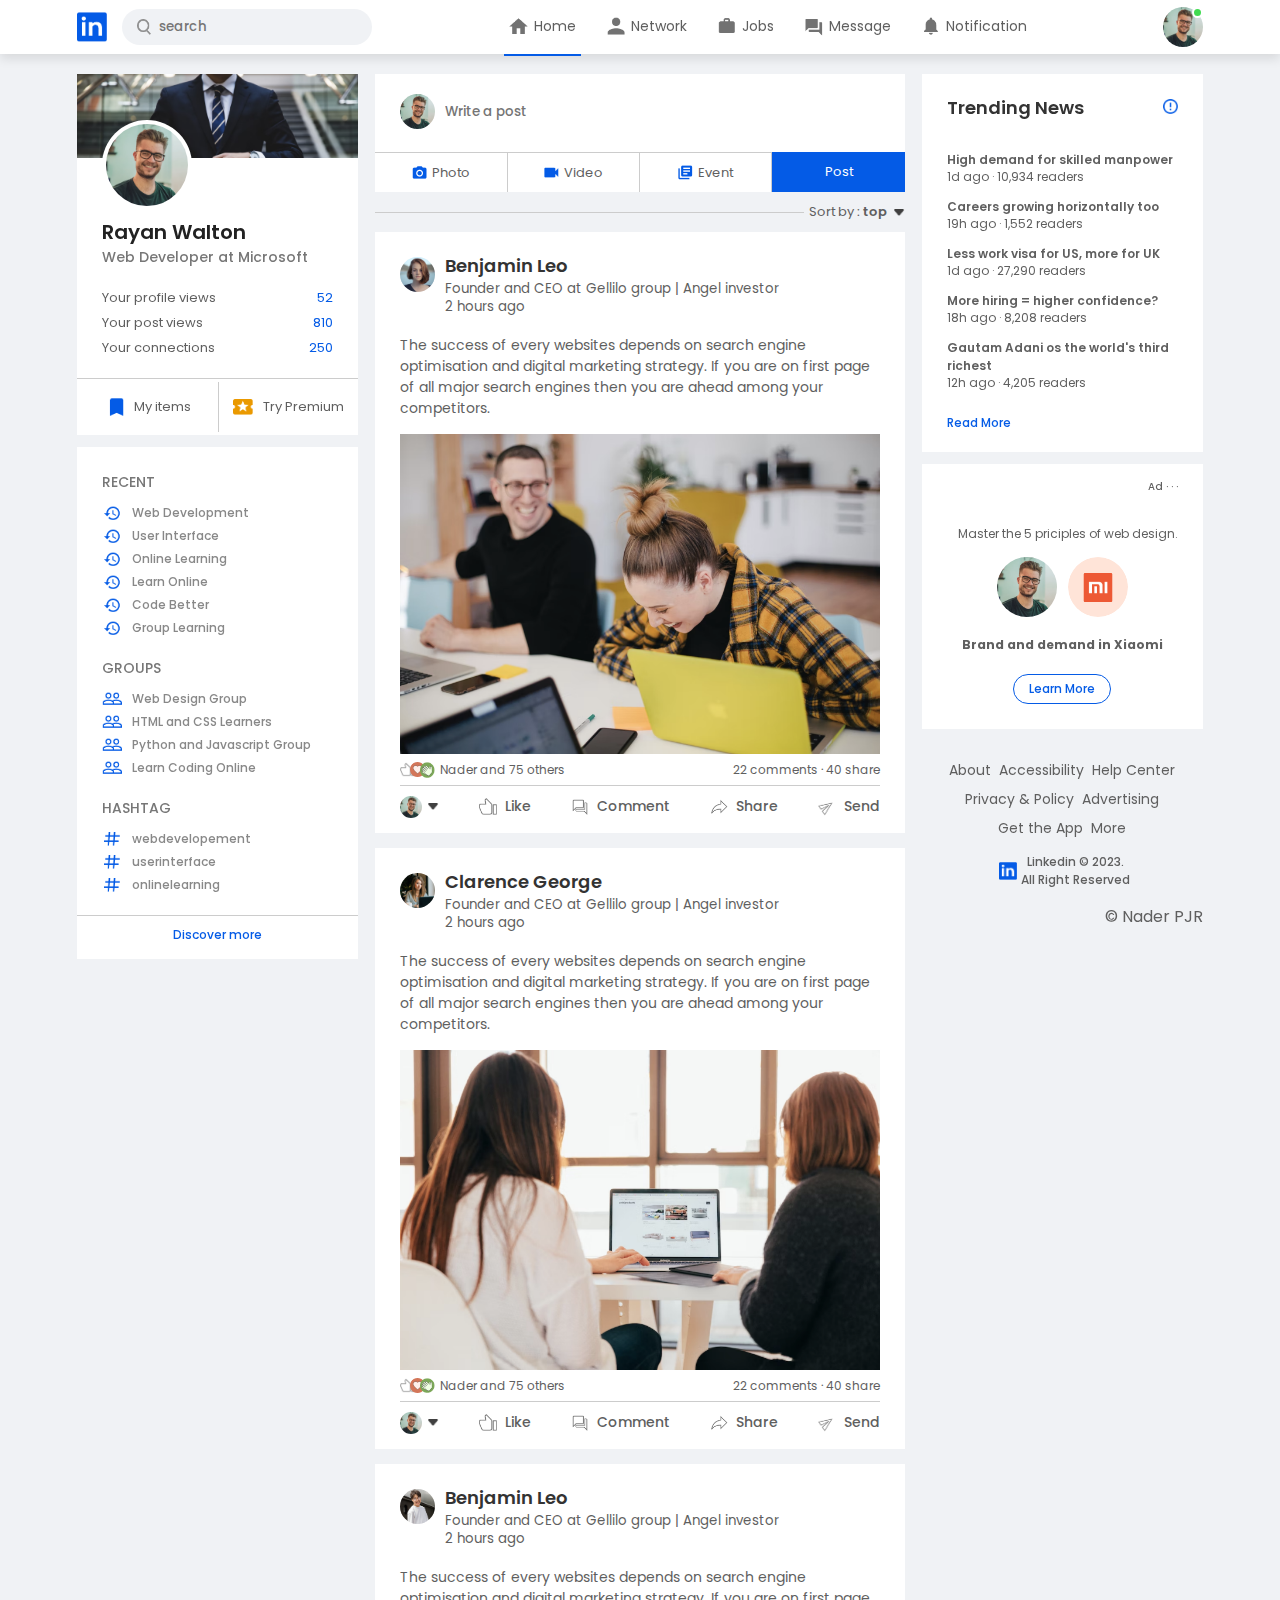
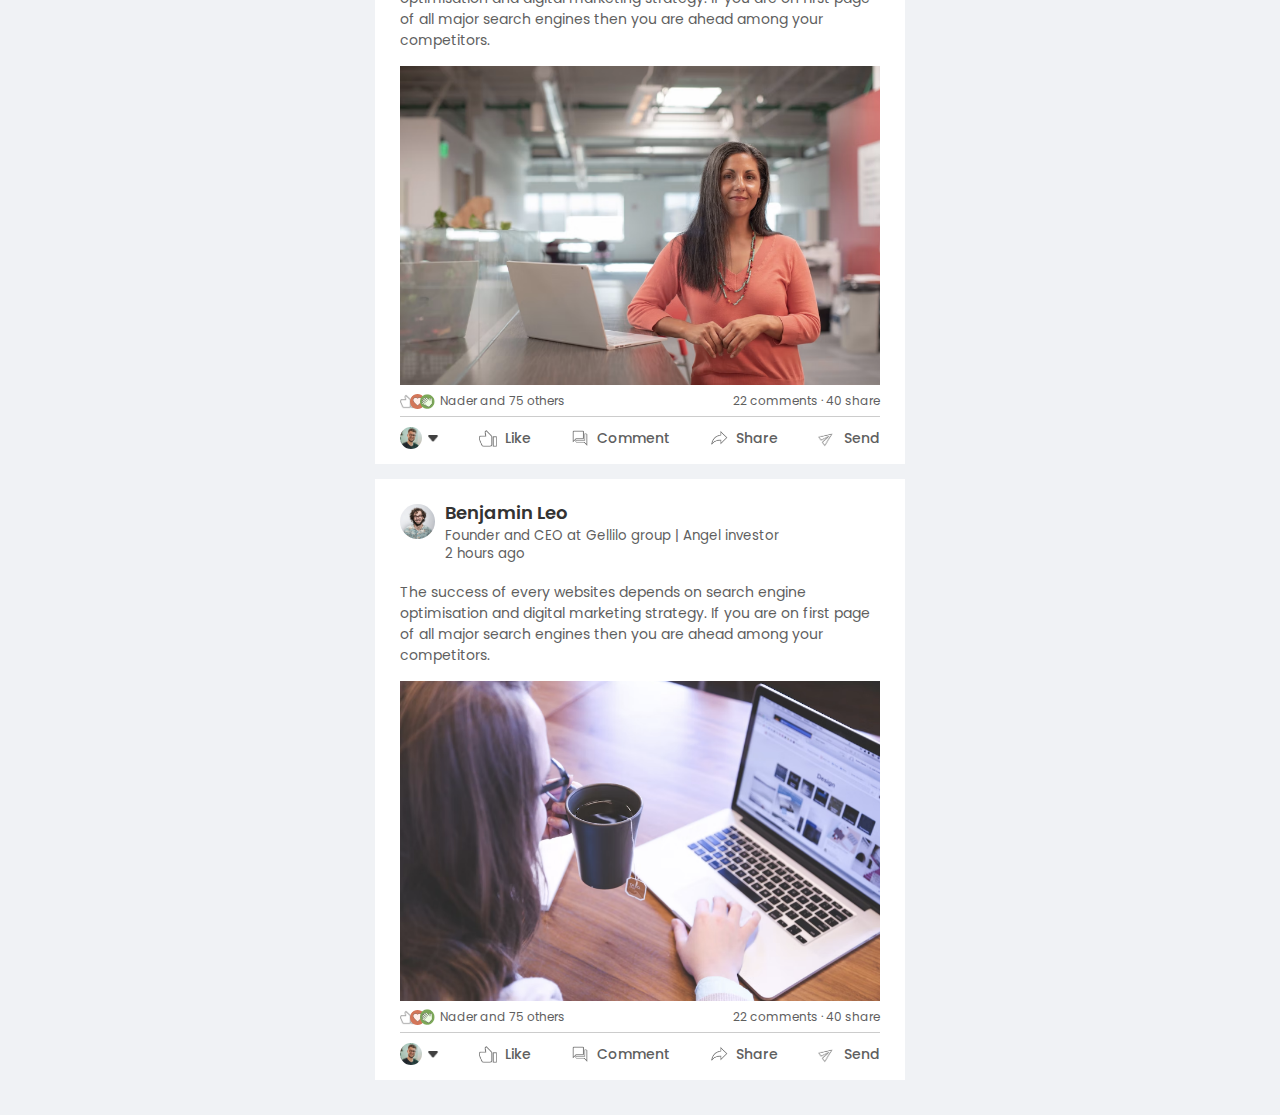
<file: index.html>
<!DOCTYPE html>
<html lang="en">
<head>
    <meta charset="UTF-8">
    <meta name="viewport" content="width=device-width, initial-scale=1.0">
    <meta http-equiv="X-UA-Compatible" content="ie=edge">
    <link rel="stylesheet" href="style.css">
    <link rel="stylesheet" href="responsive.css">
    <link rel="stylesheet" href="https://cdn.jsdelivr.net/npm/bootstrap-icons@1.10.3/font/bootstrap-icons.css">
    <link rel="shortcut icon" href="./images/logo.png" type="image/x-icon">
    <title>Linkedin</title>
</head>
<body>
    


    <nav class="navbar">
        <div class="navbar-left">
            <a href="index.html" class="logo"><img src="./images/logo.png"></a>
            <div class="search-box">
                <img src="./images/search.png">
                <input type="text" placeholder="search">
            </div>
        </div>
        <div class="navbar-center">
            <ul>
                <li><a href="index.html" class="active-link"><img src="./images/home.png"><span>Home</span></a></li>
                <li><a href="#"><img src="./images/network.png"><span>Network</span></a></li>
                <li><a href="#"><img src="./images/jobs.png"><span>Jobs</span></a></li>
                <li><a href="#"><img src="./images/message.png"><span>Message</span></a></li>
                <li><a href="#"><img src="./images/notification.png"><span>Notification</span></a></li>
            </ul>
        </div>
        <div class="navbar-right">
            <div class="online">
                <img src="./images/user-1.png" class="nav-profile-img" onclick="toggleMenu()">
            </div>
        </div>

        <!-- -------profile-menu-drop-down----- -->

        <div class="profile-menu-wrap" id="profileMenu">
            <div class="profile-menu">
                <div class="user-info">
                    <img src="./images/user-1.png">
                    <div>
                        <h3>Rayan Walton</h3>
                        <a href="profile.html">See your profile</a>
                    </div>
                </div>
                <hr>
                <a href="#" class="profile-menu-link">
                    <img src="./images/feedback.png">
                    <p>Give Feedback</p>
                    <span>></span>
                </a>
                <a href="#" class="profile-menu-link">
                    <img src="./images/setting.png">
                    <p>Settings & Privacy</p>
                    <span>></span>
                </a>
                <a href="#" class="profile-menu-link">
                    <img src="./images/help.png">
                    <p>Help & Support</p>
                    <span>></span>
                </a>
                <a href="#" class="profile-menu-link">
                    <img src="./images/display.png">
                    <p>Display & Accessibility</p>
                    <span>></span>
                    <a href="#" class="profile-menu-link">
                        <img src="./images/logout.png">
                        <p>Logout</p>
                        <span>></span>
                    </a>
                </a>
            </div>
        </div>





    </nav>

    <!-- -------------- navbar end ------------ -->


    <div class="container">

        <!-- ----------------left-sidebar----------------- -->

        <div class="left-sidebar">
            <div class="sidebar-profile-box">
                <img src="./images/cover-pic.png" width="100%">
                <div class="sidebar-profile-info">
                    <img src="./images/user-1.png">
                    <h1>Rayan Walton</h1>
                    <h3>Web Developer at Microsoft</h3>
                    <ul>
                        <li>Your profile views <span>52</span></li>
                        <li>Your post views <span>810</span></li>
                        <li>Your connections <span>250</span></li>
                    </ul>
                </div>
                <div class="sidebar-profile-links">
                    <a href="#"><img src="./images/items.png">My items</a>
                    <a href="#"><img src="./images/premium.png">Try Premium</a>
                </div>
            </div>

            <div class="sidebar-activity" id="sidebarActivity">
                <h3>RECENT</h3>
                <a href="#"><img src="./images/recent.png">Web Development</a>
                <a href="#"><img src="./images/recent.png">User Interface</a>
                <a href="#"><img src="./images/recent.png">Online Learning</a>
                <a href="#"><img src="./images/recent.png">Learn Online</a>
                <a href="#"><img src="./images/recent.png">Code Better</a>
                <a href="#"><img src="./images/recent.png">Group Learning</a>
                <h3>GROUPS</h3>
                <a href="#"><img src="./images/group.png">Web Design Group</a>
                <a href="#"><img src="./images/group.png">HTML and CSS Learners</a>
                <a href="#"><img src="./images/group.png">Python and Javascript Group</a>
                <a href="#"><img src="./images/group.png">Learn Coding Online</a>
                <h3>HASHTAG</h3>
                <a href="#"><img src="./images/hashtag.png">webdevelopement</a>
                <a href="#"><img src="./images/hashtag.png">userinterface</a>
                <a href="#"><img src="./images/hashtag.png">onlinelearning</a>
                <div class="discover-more-link">
                    <a href="#">Discover more</a>
                </div>
            </div>

            <p id="showMoreLink" onclick="toggleActivity()">Show more <b>+</b></p>
        </div>

        <!-- --------------------main-content----------- -->

        <div class="main-content">

            <div class="create-post">
                <div class="create-post-input">
                    <img src="./images/user-1.png">
                    <textarea rows="2" placeholder="Write a post"></textarea>
                </div>
                <div class="create-post-links">
                    <li><img src="./images/photo.png">Photo</li>
                    <li><img src="./images/video.png">Video</li>
                    <li><img src="./images/event.png">Event</li>
                    <li>Post</li>
                </div>
            </div>

            <div class="sort-by">
                <hr>
                <p>Sort by : <span>top <img src="./images/down-arrow.png"></span></p>
            </div>

            <div class="post">
                <div class="post-author">
                    <img src="./images/user-3.png">
                    <div>
                        <h1>Benjamin Leo</h1>
                        <small>Founder and CEO at Gellilo group | Angel investor</small>
                        <small>2 hours ago</small>
                    </div>
                </div>
                <p>The success of every websites depends on search engine optimisation and digital marketing strategy. If you are on first page of all major search engines then you are ahead among your competitors.</p>
                <img src="./images/post-image-1.png" width="100%">

                <div class="post-stats">
                    <div>
                        <img src="./images/thumbsup.png">
                        <img src="./images/love.png">
                        <img src="./images/clap.png">
                        <span class="liked-users">Nader and 75 others</span>
                    </div>
                    <div>
                        <span>22 comments &middot; 40 share</span>
                    </div>
                </div>

                <div class="post-activity">
                    <div>
                        <img src="./images/user-1.png" class="post-activity-user-icon">
                        <img src="./images/down-arrow.png" class="post-activity-arrow-icon">
                    </div>
                    <div class="post-activity-link">
                        <img src="./images/like.png" alt="">
                        <span>Like</span>
                    </div>
                    <div class="post-activity-link">
                        <img src="./images/comment.png" alt="">
                        <span>Comment</span>
                    </div>
                    <div class="post-activity-link">
                        <img src="./images/share.png" alt="">
                        <span>Share</span>
                    </div>
                    <div class="post-activity-link">
                        <img src="./images/send.png" alt="">
                        <span>Send</span>
                    </div>
                </div>
            </div>

            <!-- second post  -->

            <div class="post">
                <div class="post-author">
                    <img src="./images/user-4.png">
                    <div>
                        <h1>Clarence George</h1>
                        <small>Founder and CEO at Gellilo group | Angel investor</small>
                        <small>2 hours ago</small>
                    </div>
                </div>
                <p>The success of every websites depends on search engine optimisation and digital marketing strategy. If you are on first page of all major search engines then you are ahead among your competitors.</p>
                <img src="./images/post-image-2.png" width="100%">

                <div class="post-stats">
                    <div>
                        <img src="./images/thumbsup.png">
                        <img src="./images/love.png">
                        <img src="./images/clap.png">
                        <span class="liked-users">Nader and 75 others</span>
                    </div>
                    <div>
                        <span>22 comments &middot; 40 share</span>
                    </div>
                </div>

                <div class="post-activity">
                    <div>
                        <img src="./images/user-1.png" class="post-activity-user-icon">
                        <img src="./images/down-arrow.png" class="post-activity-arrow-icon">
                    </div>
                    <div class="post-activity-link">
                        <img src="./images/like.png" alt="">
                        <span>Like</span>
                    </div>
                    <div class="post-activity-link">
                        <img src="./images/comment.png" alt="">
                        <span>Comment</span>
                    </div>
                    <div class="post-activity-link">
                        <img src="./images/share.png" alt="">
                        <span>Share</span>
                    </div>
                    <div class="post-activity-link">
                        <img src="./images/send.png" alt="">
                        <span>Send</span>
                    </div>
                </div>
            </div>

<!-- --------------third post-------------- -->

<div class="post">
    <div class="post-author">
        <img src="./images/user-5.png">
        <div>
            <h1>Benjamin Leo</h1>
            <small>Founder and CEO at Gellilo group | Angel investor</small>
            <small>2 hours ago</small>
        </div>
    </div>
    <p>The success of every websites depends on search engine optimisation and digital marketing strategy. If you are on first page of all major search engines then you are ahead among your competitors.</p>
    <img src="./images/post-image-3.png" width="100%">

    <div class="post-stats">
        <div>
            <img src="./images/thumbsup.png">
            <img src="./images/love.png">
            <img src="./images/clap.png">
            <span class="liked-users">Nader and 75 others</span>
        </div>
        <div>
            <span>22 comments &middot; 40 share</span>
        </div>
    </div>

    <div class="post-activity">
        <div>
            <img src="./images/user-1.png" class="post-activity-user-icon">
            <img src="./images/down-arrow.png" class="post-activity-arrow-icon">
        </div>
        <div class="post-activity-link">
            <img src="./images/like.png" alt="">
            <span>Like</span>
        </div>
        <div class="post-activity-link">
            <img src="./images/comment.png" alt="">
            <span>Comment</span>
        </div>
        <div class="post-activity-link">
            <img src="./images/share.png" alt="">
            <span>Share</span>
        </div>
        <div class="post-activity-link">
            <img src="./images/send.png" alt="">
            <span>Send</span>
        </div>
    </div>
</div>


<!-- ----------------forth post -------- -->

<div class="post">
    <div class="post-author">
        <img src="./images/user-2.png">
        <div>
            <h1>Benjamin Leo</h1>
            <small>Founder and CEO at Gellilo group | Angel investor</small>
            <small>2 hours ago</small>
        </div>
    </div>
    <p>The success of every websites depends on search engine optimisation and digital marketing strategy. If you are on first page of all major search engines then you are ahead among your competitors.</p>
    <img src="./images/post-image-4.png" width="100%">

    <div class="post-stats">
        <div>
            <img src="./images/thumbsup.png">
            <img src="./images/love.png">
            <img src="./images/clap.png">
            <span class="liked-users">Nader and 75 others</span>
        </div>
        <div>
            <span>22 comments &middot; 40 share</span>
        </div>
    </div>

    <div class="post-activity">
        <div>
            <img src="./images/user-1.png" class="post-activity-user-icon">
            <img src="./images/down-arrow.png" class="post-activity-arrow-icon">
        </div>
        <div class="post-activity-link">
            <img src="./images/like.png" alt="">
            <span>Like</span>
        </div>
        <div class="post-activity-link">
            <img src="./images/comment.png" alt="">
            <span>Comment</span>
        </div>
        <div class="post-activity-link">
            <img src="./images/share.png" alt="">
            <span>Share</span>
        </div>
        <div class="post-activity-link">
            <img src="./images/send.png" alt="">
            <span>Send</span>
        </div>
    </div>
</div>



        </div>

        <!-- -----------------right-sidebar--------------- -->

        <div class="right-sidebar">
            <div class="sidebar-news">
                <img src="./images/more.png" class="info-icon">
                <h3>Trending News</h3>
                <a href="#">High demand for skilled manpower</a>
                <span>1d ago &middot; 10,934 readers</span>

                <a href="#">Careers growing horizontally too</a>
                <span>19h ago &middot; 1,552 readers</span>

                <a href="#">Less work visa for US, more for UK</a>
                <span>1d ago &middot; 27,290 readers</span>

                <a href="#">More hiring = higher confidence?</a>
                <span>18h ago &middot; 8,208 readers</span>

                <a href="#">Gautam Adani os the world's third richest</a>
                <span>12h ago &middot; 4,205 readers</span>

                <a href="#" class="read-more-link">Read More</a>
            </div>

            <div class="sidebar-ad">
                <small>Ad &middot; &middot; &middot;</small>
                <p>Master the 5 priciples of web design.</p>
                <div>
                    <img src="./images/user-1.png">
                    <img src="./images/mi-logo.png">
                </div>
                <b>Brand and demand in Xiaomi</b>
                <a href="#" class="ad-link">Learn More</a>
            </div>

            <div class="sidebar-useful-links">
                <a href="#">About</a>
                <a href="#">Accessibility</a>
                <a href="#">Help Center</a>
                <a href="#">Privacy & Policy</a>
                <a href="#">Advertising</a>
                <a href="#">Get the App</a>
                <a href="#">More</a>

                <div class="copyright-msg">
                    <img src="./images/logo.png">
                    <p>Linkedin &#169 2023. <br> All Right Reserved</p>
                </div>
            </div>
            <p>&copy; Nader PJR</p>

        </div>
    </div>


























    <script>

        let profileMenu = document.getElementById("profileMenu");

        function toggleMenu() {
            profileMenu.classList.toggle("open-menu");
        }

    </script>

    <script>

        let sideActivity = document.getElementById("sidebarActivity");
        let moreLink = document.getElementById("showMoreLink");

        function toggleActivity(){
            sideActivity.classList.toggle("open-activity");

            if(sideActivity.classlist.contains("open-activity")){
                moreLink.innerHTML = "Show less <b>-</b>";
            }
            else{
                moreLink.innerHTML = "Show more <b>+</b>";
            }
        }



    </script>




</body>
</html>
</file>
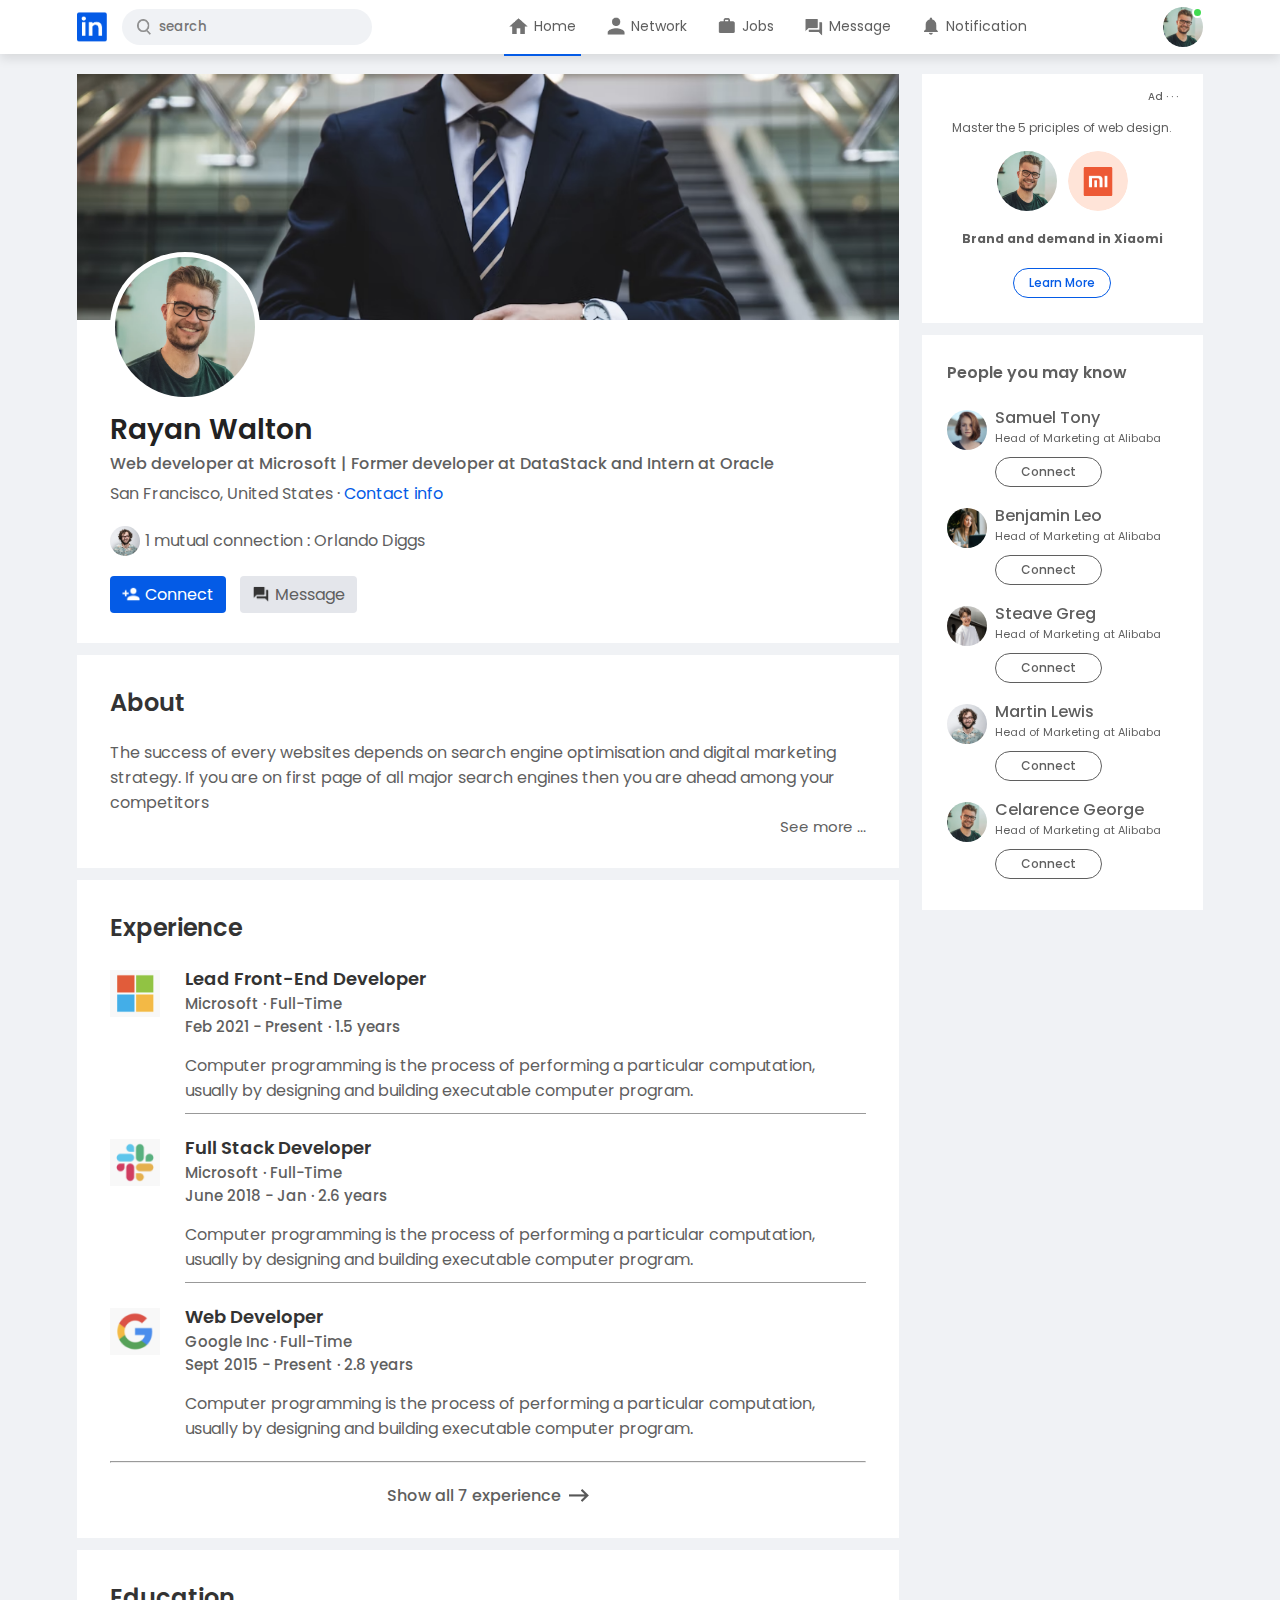
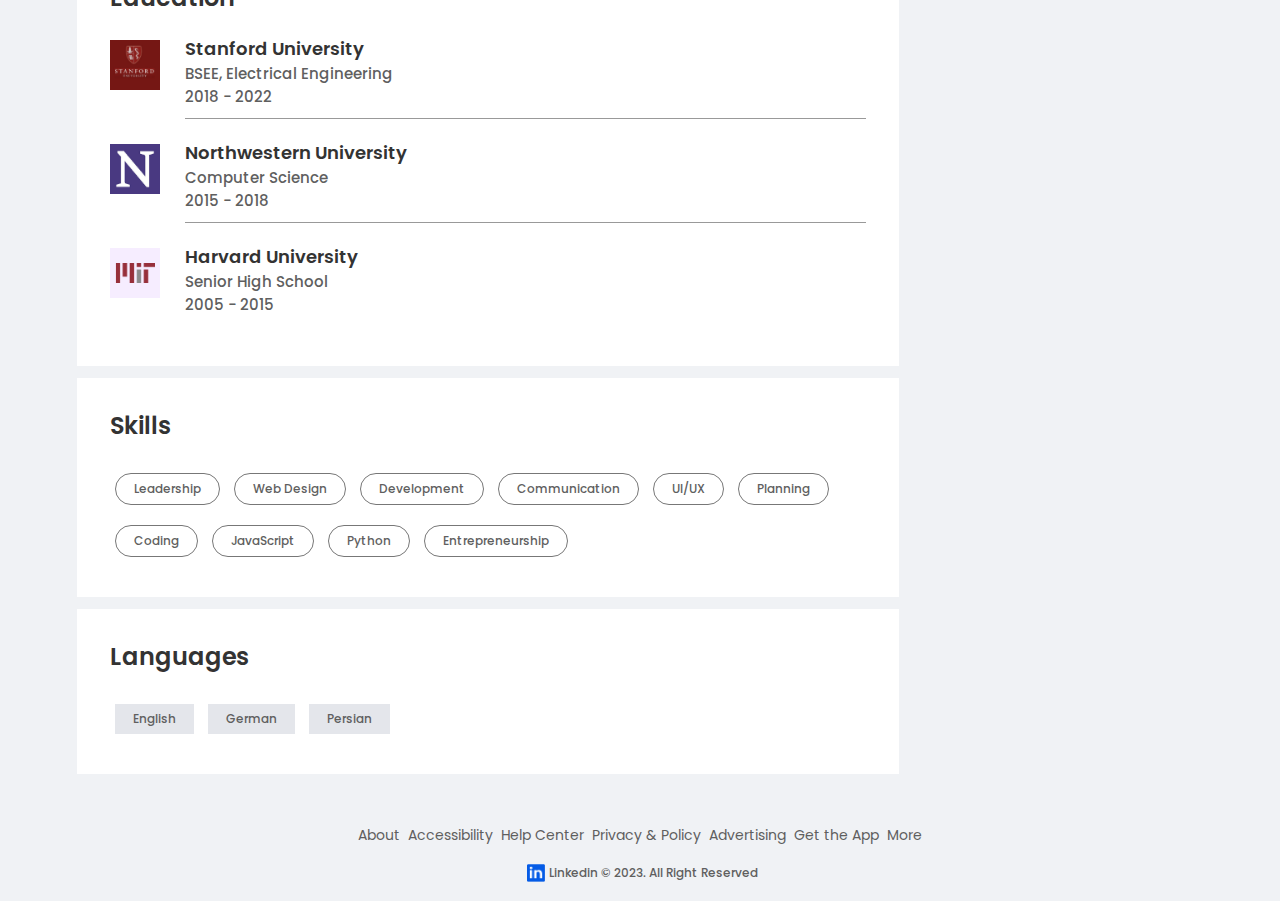
<file: profile.html>
<!DOCTYPE html>
<html lang="en">
<head>
    <meta charset="UTF-8">
    <meta name="viewport" content="width=device-width, initial-scale=1.0">
    <meta http-equiv="X-UA-Compatible" content="ie=edge">
    <link rel="stylesheet" href="style.css">
    <link rel="stylesheet" href="responsive.css">
    <link rel="stylesheet" href="https://cdn.jsdelivr.net/npm/bootstrap-icons@1.10.3/font/bootstrap-icons.css">
    <link rel="shortcut icon" href="./images/logo.png" type="image/x-icon">
    <title>Linkedin</title>
</head>
<body>
    


    <nav class="navbar">
        <div class="navbar-left">
            <a href="index.html" class="logo"><img src="./images/logo.png"></a>
            <div class="search-box">
                <img src="./images/search.png">
                <input type="text" placeholder="search">
            </div>
        </div>
        <div class="navbar-center">
            <ul>
                <li><a href="index.html" class="active-link"><img src="./images/home.png"><span>Home</span></a></li>
                <li><a href="#"><img src="./images/network.png"><span>Network</span></a></li>
                <li><a href="#"><img src="./images/jobs.png"><span>Jobs</span></a></li>
                <li><a href="#"><img src="./images/message.png"><span>Message</span></a></li>
                <li><a href="#"><img src="./images/notification.png"><span>Notification</span></a></li>
            </ul>
        </div>
        <div class="navbar-right">
            <div class="online">
                <img src="./images/user-1.png" class="nav-profile-img" onclick="toggleMenu()">
            </div>
        </div>

        <!-- -------profile-menu-drop-down----- -->

        <div class="profile-menu-wrap" id="profileMenu">
            <div class="profile-menu">
                <div class="user-info">
                    <img src="./images/user-1.png">
                    <div>
                        <h3>Rayan Walton</h3>
                        <a href="#">See your profile</a>
                    </div>
                </div>
                <hr>
                <a href="#" class="profile-menu-link">
                    <img src="./images/feedback.png">
                    <p>Give Feedback</p>
                    <span>></span>
                </a>
                <a href="#" class="profile-menu-link">
                    <img src="./images/setting.png">
                    <p>Settings & Privacy</p>
                    <span>></span>
                </a>
                <a href="#" class="profile-menu-link">
                    <img src="./images/help.png">
                    <p>Help & Support</p>
                    <span>></span>
                </a>
                <a href="#" class="profile-menu-link">
                    <img src="./images/display.png">
                    <p>Display & Accessibility</p>
                    <span>></span>
                    <a href="#" class="profile-menu-link">
                        <img src="./images/logout.png">
                        <p>Logout</p>
                        <span>></span>
                    </a>
                </a>
            </div>
        </div>





    </nav>

    <!-- -------------- navbar end ------------ -->

    <div class="container">
        <div class="profile-main">
            <div class="profile-container">
                <img src="./images/cover-pic.png" width="100%">
                <div class="profile-container-inner">
                    <img src="./images/user-1.png" class="profile-pic">
                    <h1>Rayan Walton</h1>
                    <b>Web developer at Microsoft | Former developer at DataStack and Intern at Oracle </b>
                    <p>San Francisco, United States &middot;  <a href="#">Contact info</a></p>
                    <div class="mutual-connection">
                        <img src="./images/user-2.png" >
                        <span>1 mutual connection : Orlando Diggs </span>
                    </div>
                    <div class="profile-btn">
                        <a href="#" class="primary-btn"><img src="./images/connect.png">Connect</a>
                        <a href="#"><img src="./images/chat.png">Message</a>
                    </div>
                </div>
            </div>

            <div class="profile-description">
                <h2>About</h2>
                <p>The success of every websites depends on search engine optimisation and digital marketing strategy. If you are on first page of all major search engines then you are ahead among your competitors</p>
                <a href="#" class="see-more-link">See more ...</a>
            </div>

            <div class="profile-description">
                <h2>Experience</h2>
                <div class="profile-desc-row">
                    <img src="./images/microsoft.png">
                    <div>
                        <h3>Lead Front-End Developer</h3>
                        <b>Microsoft &middot; Full-Time</b>
                        <b>Feb 2021 - Present &middot; 1.5 years</b>
                        <p>Computer programming is the process of performing a particular computation, usually by designing and building executable computer program.</p>
                        <hr>
                    </div>
                </div>
                <div class="profile-desc-row">
                    <img src="./images/slack.png">
                    <div>
                        <h3>Full Stack Developer</h3>
                        <b>Microsoft &middot; Full-Time</b>
                        <b>June 2018 - Jan &middot; 2.6 years</b>
                        <p>Computer programming is the process of performing a particular computation, usually by designing and building executable computer program.</p>
                        <hr>
                    </div>
                </div>
                <div class="profile-desc-row">
                    <img src="./images/google.png">
                    <div>
                        <h3>Web Developer</h3>
                        <b>Google Inc &middot; Full-Time</b>
                        <b>Sept 2015 - Present &middot; 2.8 years</b>
                        <p>Computer programming is the process of performing a particular computation, usually by designing and building executable computer program.</p>
                    </div>
                </div>
                <hr>
                <a href="#" class="experience-link">Show all 7 experience <img src="./images/right-arrow.png"></a>
            </div>

            <div class="profile-description">
                <h2>Education</h2>
                <div class="profile-desc-row">
                    <img src="./images/stanford.png">
                    <div>
                    <h3>Stanford University</h3>
                    <b>BSEE, Electrical Engineering</b>
                    <b>2018 - 2022</b>
                    <hr>
                    </div>
                </div>
                <div class="profile-desc-row">
                    <img src="./images/north.png">
                    <div>
                    <h3>Northwestern University</h3>
                    <b>Computer Science</b>
                    <b>2015 - 2018</b>
                    <hr>
                    </div>
                </div>
                <div class="profile-desc-row">
                    <img src="./images/mit.png">
                    <div>
                    <h3>Harvard University</h3>
                    <b>Senior High School</b>
                    <b>2005 - 2015</b>
                    </div>
                </div>
            </div>

            <div class="profile-description">
                <h2>Skills</h2>
                <a href="#" class="skills-btn">Leadership</a>
                <a href="#" class="skills-btn">Web Design</a>
                <a href="#" class="skills-btn">Development</a>
                <a href="#" class="skills-btn">Communication</a>
                <a href="#" class="skills-btn">UI/UX</a>
                <a href="#" class="skills-btn">Planning</a>
                <a href="#" class="skills-btn">Coding</a>
                <a href="#" class="skills-btn">JavaScript</a>
                <a href="#" class="skills-btn">Python</a>
                <a href="#" class="skills-btn">Entrepreneurship</a>
            </div>

            <div class="profile-description">
                <h2>Languages</h2>
                <a href="#" class="Languages-btn">English</a>
                <a href="#" class="Languages-btn">German</a>
                <a href="#" class="Languages-btn">Persian</a>
            </div>

        </div>


                <!-- ------ profile -sidebar  -->
                <div class="profile-sidebar">

                    <div class="sidebar-ad">
                        <small>Ad &middot; &middot; &middot;</small>
                        <p>Master the 5 priciples of web design.</p>
                        <div>
                            <img src="./images/user-1.png">
                            <img src="./images/mi-logo.png">
                        </div>
                        <b>Brand and demand in Xiaomi</b>
                        <a href="#" class="ad-link">Learn More</a>
                    </div>


                    <div class="sidebar-people">
                        <h3>People you may know</h3>
                        <div class="sidebar-people-row">
                            <img src="./images/user-3.png">
                            <div>
                                <h2>Samuel Tony</h2>
                                <p>Head of Marketing at Alibaba</p>
                                <a href="#">Connect</a>
                            </div>
                        </div>

                        <div class="sidebar-people-row">
                            <img src="./images/user-4.png">
                            <div>
                                <h2>Benjamin Leo</h2>
                                <p>Head of Marketing at Alibaba</p>
                                <a href="#">Connect</a>
                            </div>
                        </div>

                        <div class="sidebar-people-row">
                            <img src="./images/user-5.png">
                            <div>
                                <h2>Steave Greg</h2>
                                <p>Head of Marketing at Alibaba</p>
                                <a href="#">Connect</a>
                            </div>
                        </div>

                        <div class="sidebar-people-row">
                            <img src="./images/user-2.png">
                            <div>
                                <h2>Martin Lewis</h2>
                                <p>Head of Marketing at Alibaba</p>
                                <a href="#">Connect</a>
                            </div>
                        </div>

                        <div class="sidebar-people-row">
                            <img src="./images/user-1.png">
                            <div>
                                <h2>Celarence George</h2>
                                <p>Head of Marketing at Alibaba</p>
                                <a href="#">Connect</a>
                            </div>
                        </div>

                    </div>
        
        
                </div>

    </div>




<div class="profile-footer">
    <div class="sidebar-useful-links">
        <a href="#">About</a>
        <a href="#">Accessibility</a>
        <a href="#">Help Center</a>
        <a href="#">Privacy & Policy</a>
        <a href="#">Advertising</a>
        <a href="#">Get the App</a>
        <a href="#">More</a>

        <div class="copyright-msg">
            <img src="./images/logo.png">
            <p>Linkedin &#169 2023.  All Right Reserved</p>
        </div>
    </div>
</div>



    <script>

        let profileMenu = document.getElementById("profileMenu");

        function toggleMenu() {
            profileMenu.classList.toggle("open-menu");
        }

    </script>






</body>
</html>
</file>
<file: style.css>
@import url('https://fonts.googleapis.com/css2?family=Poppins:wght@300;400;500;600;700;800;900&display=swap');

* {
    margin: 0;
    padding: 0;
    box-sizing: border-box;
    font-family: 'Poppins', sans-serif;
    scroll-behavior: smooth;
}

body {
    background: #f0f2f5;
    color: #5f5f5f;
}

a {
    text-decoration: none;
    color: #5f5f5f;
}

.navbar {
    display: flex;
    align-items: center;
    justify-content: space-between;
    background: #fff;
    padding: 6px 6%;
    position: sticky;
    top: 0;
    z-index: 100;
    box-shadow: 0 5px 10px rgb(0, 0, 0, 0.1);
}

.logo img {
    width: 30px;
    margin-right: 15px;
    display: block;
}

.navbar-center ul li {
    display: inline-block;
    list-style: none;
}

.navbar-center ul li a {
    display: flex;
    align-items: center;
    font-size: 14px;
    margin: 5px 8px;
    padding-right: 5px;
    position: relative;
}

.navbar-center ul li a img {
    width: 30px;
}

.navbar-center ul li a::after {
    content: '';
    width: 0;
    height: 2px;
    background: #045be6;
    position: absolute;
    bottom: -15px;
    transition: width 0.3s;
}

.navbar-center ul li a:hover::after,
.navbar-center ul li a.active-link::after {
    width: 100%;
}

.nav-profile-img {
    width: 40px;
    border-radius: 50%;
    display: block;
    cursor: pointer;
    position: relative;
}

.online {
    position: relative;
}

.online::after {
    content: '';
    width: 7px;
    height: 7px;
    border: 2px solid #fff;
    border-radius: 50%;
    right: 0;
    top: 0;
    background: #41db51;
    position: absolute;
}

.search-box {
    background: #f0f2f5;
    width: 250px;
    border-radius: 20px;
    display: flex;
    align-items: center;
    padding: 0 15px;
}

.navbar-left {
    display: flex;
    align-items: center;
}

.search-box img {
    width: 14px;
}

.search-box input {
    width: 100%;
    background: transparent;
    padding: 8px;
    outline: none;
    border: 0;
}


/* --------- navbar end  -------  */


.container {
    padding: 20px 6%;
    display: flex;
    flex-wrap: wrap;
    justify-content: space-between;
}


/* ---------left sidebar-------  */

.left-sidebar {
    flex-basis: 25%;
    align-self: flex-start;
    position: sticky;
    top: 73px;
}

.sidebar-profile-box {
    background: #fff;
}

.sidebar-profile-info {
    padding: 0 25px;
}

.sidebar-profile-info img {
    width: 90px;
    border-radius: 50%;
    background: #fff;
    padding: 4px;
    margin-top: -45px;
}

.sidebar-profile-info h1 {
    font-size: 20px;
    font-weight: 600;
    color: #222;
}

.sidebar-profile-info h3 {
    font-size: 14px;
    font-weight: 500;
    color: #777;
}

.sidebar-profile-info ul {
    list-style: none;
    margin: 20px 0;
}

.sidebar-profile-info ul li {
    width: 100%;
    margin: 5px 0;
    font-size: 13px;
}

.sidebar-profile-info ul li span {
    float: right;
    color: #045be6;
}

.sidebar-profile-links {
    display: flex;
    align-items: center;
    border-top: 1px solid #ccc;
}

.sidebar-profile-links a {
    flex-basis: 50%;
    display: flex;
    align-items: center;
    justify-content: center;
    padding: 15px 0;
    font-size: 13px;
    border-left: 1px solid #ccc;
}

.sidebar-profile-links a:first-child {
    border-left: 0;
}

.sidebar-profile-links a img {
    width: 20px;
    margin-right: 10px;
}

.sidebar-activity {
    background: #fff;
    padding: 5px 25px;
    margin: 12px 0;
}

.sidebar-activity h3 {
    color: #777;
    font-size: 14px;
    font-weight: 500;
    margin: 20px 0 10px;
}

.sidebar-activity a {
    display: flex;
    align-items: center;
    font-size: 12px;
    font-weight: 500;
    color: #888;
    margin: 3px 0;
}

.sidebar-activity a img {
    width: 20px;
    margin-right: 10px;
}

.discover-more-link {
    border-top: 1px solid #ccc;
    text-align: center;
    margin-top: 20px;
    margin-left: -25px;
    margin-right: -25px;
}

.discover-more-link a {
    color: #045be6;
    display: inline-block;
    margin: 10px 0;
}












/* ---------right sidebar-------  */

.right-sidebar {
    flex-basis: 25%;
    align-self: flex-start;
    position: sticky;
    top: 73px;
}

.sidebar-news {
    background: #fff;
    padding: 10px 25px;
}

.info-icon {
    width: 15px;
    float: right;
    margin-top: 15px;
}

.sidebar-news h3 {
    font-size: 18px;
    font-weight: 600;
    color: #333;
    margin: 10px 0 30px;
}

.sidebar-news a {
    display: block;
    font-size: 12px;
    font-weight: 600;
    margin-top: 10px;
    margin-bottom: -6px;
    cursor: pointer;
    transition: all 0.5s;
}

.sidebar-news a:hover {
    color: #045be6;
}

.sidebar-news span {
    font-size: 12px;
}

.sidebar-news .read-more-link {
    color: #045be6;
    font-weight: 500;
    margin: 20px 0 10px;
}

.sidebar-ad {
    background: #fff;
    padding: 15px 25px;
    text-align: center;
    margin: 12px 0;
    font-size: 12px;
}

.sidebar-ad img {
    width: 60px;
    border-radius: 50%;
    margin: 4px;
}

.sidebar-ad small {
    float: right;
    font-weight: 500;
}

.sidebar-ad p {
    margin-top: 30px;
    margin-bottom: 10px;
}

.sidebar-ad b {
    display: block;
    font-weight: 500px;
    margin-top: 10px;
}

.ad-link {
    display: inline-block;
    border: 1px solid #045be6;
    border-radius: 30px;
    padding: 5px 15px;
    color: #045be6;
    font-weight: 500;
    margin: 20px auto 10px;
}

.sidebar-useful-links {
    padding: 15px 25px;
    text-align:center
}

.sidebar-useful-links a {
    display: inline-block;
    font-size: 14px;
    margin: 4px 2px;
    transition: all 0.5s ;
}

.sidebar-useful-links a:hover {
    color: #045be6;
}

.copyright-msg {
    display: flex;
    align-items: center;
    justify-content: center;
    font-size: 12px;
    margin-top: 10px;
    font-weight: 500;
}

.copyright-msg img {
    width: 18px;
    margin: 4px;
}

.right-sidebar p {
    float: right;
}





/* ---------main content-------  */

.main-content {
    flex-basis: 47%;
}

.create-post {
    background: #fff;
}

.create-post-input {
    padding: 20px 25px 10px;
    display: flex;
    align-items: flex-start;
}

.create-post-input img {
    width: 35px;
    border-radius: 50%;
    margin-right: 10px;
}

.create-post-input textarea {
    width: 100%;
    border: 0;
    outline: 0;
    resize: none;
    background: transparent;
    margin-top: 8px;
}

::placeholder{
    font-weight: 500;
}

.create-post-links {
    display: flex;
    align-items: flex-start;
}

.create-post-links li {
    list-style: none;
    border-top: 1px solid #ccc;
    border-right: 1px solid #ccc;
    border-radius: 1px solid #ccc;
    flex-basis: 25%;
    height: 40px;
    font-size: 13px;
    display: flex;
    align-items: center;
    justify-content: center;
    cursor: pointer;
}

.create-post-links li img {
    width: 15px;
    margin-right: 5px;
}

.create-post-links li:last-child {
    background: #045be6;
    color: #fff;
    border-top: 0;
    border-right: 0;
}

.sort-by {
    display: flex;
    align-items: center;
    margin: 10px 0;
}

.sort-by hr {
    flex: 1;
    border: 0;
    height: 1px;
    background: #ccc;
}

.sort-by p {
    font-size: 13px;
    padding-left: 5px;
}

.sort-by p span {
    font-weight: 600;
    cursor: pointer;
}

.sort-by p span img {
    width: 12px;
    margin-left: 3px;
}

.post {
    background: #fff;
    padding: 20px 25px 5px;
    margin: 5px 0 15px;
}

.post-author {
    display: flex;
    align-items: flex-start;
    margin-bottom: 20px;
}

.post-author img {
    width: 35px;
    border-radius: 50%;
    margin-right: 10px;
    margin-top: 5px;
}

.post-author h1 {
    font-size: 18px;
    font-weight: 600;
    color: #333;
}

.post-author small {
    display: block;
    margin-bottom: -2px;
}

.post p {
    font-size: 14px;
    margin-bottom: 15px;
}

.post-stats {
    display: flex;
    flex-wrap: wrap;
    align-items: center;
    justify-content: space-between;
    font-size: 12px;
    border-bottom: 1px solid #ccc;
    padding-bottom: 6px;    
}

.post-stats div {
    display: flex;
    align-items: center;
}

.post-stats img {
    width: 15px;
    margin-right: -5px;
}

.liked-users {
    margin-left: 10px;
}

.post-activity {
    display: flex;
    align-items: center;
    justify-content: space-between;
    padding: 10px 0;
    font-size: 14px;
    font-weight: 500;
}

.post-activity div {
    display: flex;
    align-items: center;
}

.post-activity-user-icon {
    width: 22px;
    border-radius: 50%;
}

.post-activity-arrow-icon {
    width: 12px;
    margin-left: 5px;
}

.post-activity-link img {
    width: 18px;
    margin-right: 8px;
}

/* ------ profile menu  */


.profile-menu-wrap {
    position: absolute;
    top: 100%;
    right: 5%;
    width: 320px;
    max-height: 0;
    overflow: hidden;
    transition: max-height 0.5s;
}

.profile-menu-wrap.open-menu {
    max-height: 400px;
}

.profile-menu {
    background: #222;
    color: #fff;
    padding: 20px;
    margin: 10px;
}

.user-info {
    display: flex;
    align-items: center;
}

.user-info img {
    width: 50px;
    border-radius: 50%;
    margin: 15px;
}

.user-info h3 {
    font-weight: 500;
    margin-bottom: -7px;
}

.user-info a {
    color: #c9dbf8;
    font-size: 13px;
}

.profile-menu hr {
    border: 0;
    height: 1px;
    width: 100%;
    background: #fff;
    margin: 5px 0 17px;
}

.profile-menu-link {
    display: flex;
    align-items: center;
    color: #fff;
    margin: 12px 0;
    font-size: 14px;
}

.profile-menu-link p {
    width: 100%;
}

.profile-menu-link img {
    width: 35px;
    border-radius: 50%;
    margin-right: 15px;
}



/* ---------------------------Profile-page------- */


.profile-main {
    flex-basis: 73%;
}

.profile-sidebar {
    flex-basis: 25%;
    align-items: flex-start;
    position: sticky;
    top: 73px;
}

.profile-container {
    background: #fff
}

.profile-container-inner {
    padding: 0 4% 10px;
}

.profile-pic {
    width: 150px;
    border-radius: 50%;
    margin-top: -75px;
    padding: 5px;
    background: #fff;
}

.profile-container h1 {
    font-size: 28px;
    font-weight: 600;
    color: #222;
}

.profile-container b {
    font-weight: 500;
}

.profile-container p {
    margin-top: 5px;
}

.profile-container p a {
    color: #045be6;
}

.mutual-connection {
    display: flex;
    align-items: center;
    margin: 20px 0;
}

.mutual-connection img {
    width: 30px;
    border-radius: 50%;
    margin-right: 5px;
}

.profile-btn {
    margin: 20px 0;
}

.profile-btn a {
    display: inline-flex;
    align-items: center;
    background: #e4e6eb;
    padding: 6px 12px;
    border-radius: 4px;
    margin-right: 10px;
}

.profile-btn a img {
    width: 18px;
    margin-right: 5px;
}

.profile-btn .primary-btn {
    background: #045be6;
    color: #fff;
}

.profile-description {
    background: #fff;
    padding: 20px 4% 30px;
    margin: 12px 0;
}

.profile-description h2 {
    color: #333;
    margin: 10px 0 20px;
    font-weight: 600
}

.see-more-link {
    display: block;
    text-align: right;
    font-size: 15px;
}


.profile-desc-row {
    display: flex;
    align-items: flex-start;
    margin: 20px 0;
}

.profile-desc-row img {
    width: 50px;
    margin-right: 25px;
    margin-top: 5px;
}

.profile-desc-row div {
    width: 100%;
}

.profile-desc-row h3 {
    font-size: 18px;
    font-weight: 600;
    color: #333;
}

.profile-desc-row b {
    display: block;
    font-weight: 500;
    font-size: 15px;
}

.profile-desc-row p {
    margin-top: 15px;
}

.profile-desc-row hr {
    border: 0;
    border-bottom: 1px solid #999;
    margin-top: 10px;
}

.experience-link {
    display: flex;
    align-items: center;
    justify-content: center;
    padding-top: 20px;
    font-weight: 500;
}

.experience-link img {
    width: 20px;
    margin-left: 8px;
}

.skills-btn {
    display: inline-block;
    margin: 10px 5px;
    padding: 6px 18px;
    border: 1px solid #777;
    border-radius: 30px;
    font-size: 12px;
    font-weight: 500;
}

.Languages-btn {
    display: inline-block;
    margin: 10px 5px;
    padding: 6px 18px;
    background: #e4e6eb;
    font-size: 12px;
    font-weight: 500;
}


/* --------- profile right sidebar------ */

.profile-sidebar .sidebar-ad {
    margin: 0;
}

.sidebar-people {
    background: #fff;
    padding: 15px 25px;
    margin: 12px 0;
    font-size: 12px;
}

.sidebar-people h3 {
    font-size: 16px;
    font-weight: 600;
    margin: 10px 0 20px;
}

.sidebar-people-row {
    display: flex;
    align-items: flex-start;
    margin: 6px 0;
}

.sidebar-people-row img {
    width: 40px;
    border-radius: 50%;
    margin-right: 8px;
    margin-top: 5px;
}

.sidebar-people-row h2 {
    font-weight: 500;
    font-size: 16px;
}

.sidebar-people-row a {
    display: inline-block;
    margin: 10px 0;
    padding: 5px 25px;
    border: 1px solid #5f5f5f;
    border-radius: 30px;
    font-weight: 500;
}

.sidebar-people-row div p {
    font-size: 11px;
}

#showMoreLink {
    display: none;
}
</file>
<file: responsive.css>
@import url('https://fonts.googleapis.com/css2?family=Poppins:wght@300;400;500;600;700;800;900&display=swap');

* {
    margin: 0;
    padding: 0;
    box-sizing: border-box;
    font-family: 'Poppins', sans-serif;
    scroll-behavior: smooth;
}

body {
    background: #f0f2f5;
    color: #5f5f5f;
}

a {
    text-decoration: none;
    color: #5f5f5f;
}


@media only screen and (max-width: 600px) {
    .search-box{
        background: transparent;
        width: auto;
        padding: 0;
    }

    .search-box input {
        width: 0;
        padding: 0;
    }

    .navbar-center ul li a span {
        display: none;
    }

    .navbar-center ul li a {
        padding-right: 0;
        margin: 5px;
    }

    .nav-profile-img {
        width: 30px;
    }

    .container {
        padding: 15px 3%;
    }

    .left-sidebar, .right-sidebar {
        flex-basis: 100%;
        position: relative;
        top: unset;
    }

    .main-content {
        flex-basis: 100%;
    }

    .post-stats div {
        margin: 2px 0;
    }

    .post-activity-link span {
        display: none;
    }

    .post-activity-link img {
        margin-right: 0;
    }

    .profile-main, .profile-sidebar {
        flex-basis: 100%;
    }

    .profile-container {
        font-size: 14px;
    }

    .profile-pic {
        width: 100px;
        margin-top: -50px;
    }

    .profile-description {
        font-size: 14px;
    }

    #showMoreLink {
        display: block;
        text-align: center;
        /* width: fit-content; */
        margin: 10px auto;
        font-size: 14px;
        cursor: pointer;
    }



    .sidebar-activity {
        display: none;
    }

    .sidebar-activity.open-activity {
        display: block;
    }
}


@media only screen and (max-width: 991px) {


    .search-box{
        background: transparent;
        width: auto;
        padding: 0;
    }

    .search-box input {
        width: 0;
        padding: 0;
    }



    .navbar-center ul li a {
        padding-right: 0;
        margin: 5px;
    }

    .nav-profile-img {
        width: 30px;
    }

    .container {
        padding: 15px 3%;
    }

    .left-sidebar, .right-sidebar {
        flex-basis: 100%;
        position: relative;
        top: unset;
    }

    .main-content {
        flex-basis: 100%;
    }

    .post-stats div {
        margin: 2px 0;
    }

    .post-activity-link span {
        display: none;
    }

    .post-activity-link img {
        margin-right: 0;
    }

    .profile-main, .profile-sidebar {
        flex-basis: 100%;
    }

    .profile-container {
        font-size: 14px;
    }

    .profile-pic {
        width: 100px;
        margin-top: -50px;
    }

    .profile-description {
        font-size: 14px;
    }

}
</file>
